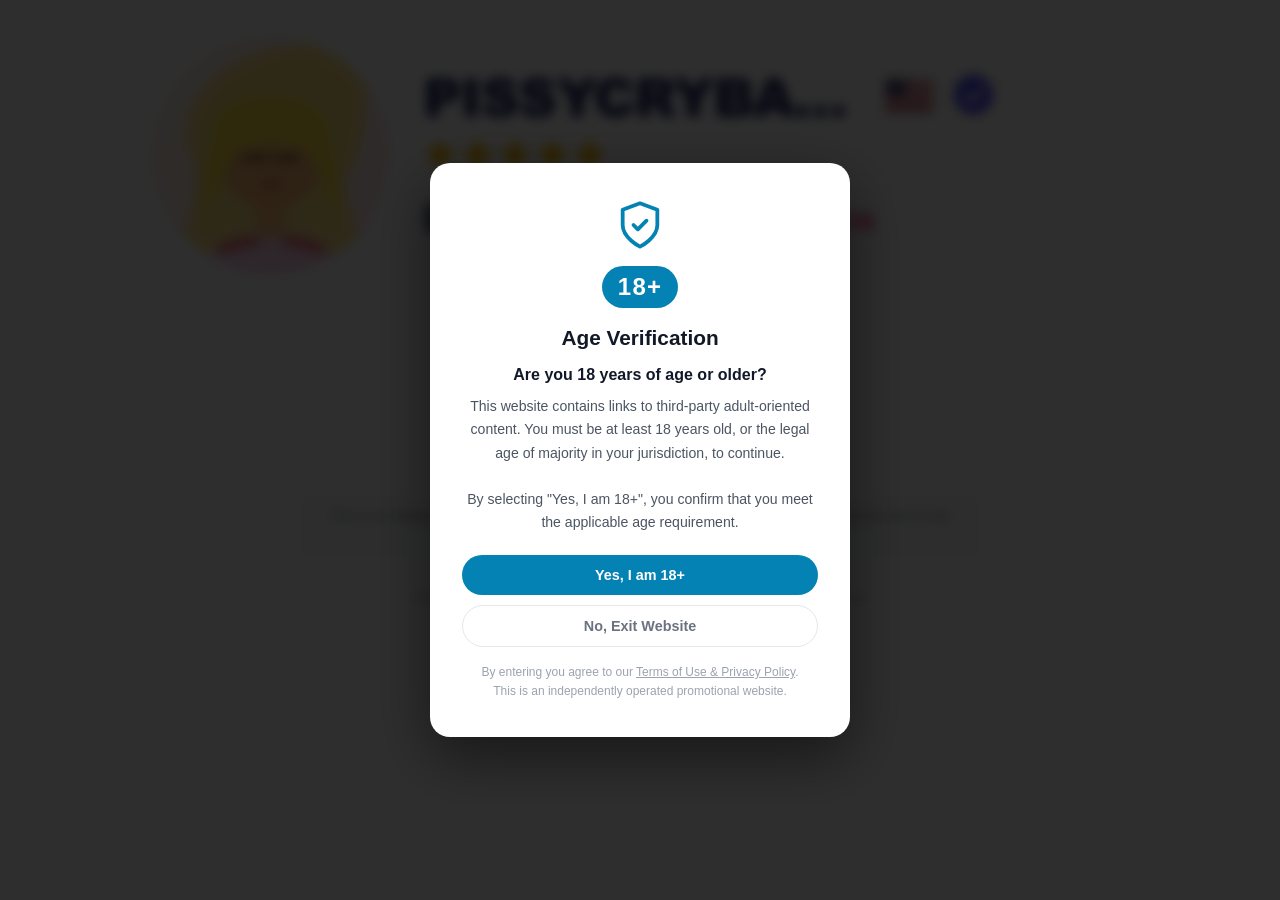
<file: index.html>
<!doctype html>
<html lang="en">
  <head>
    <meta charset="UTF-8" />
    <meta name="viewport" content="width=device-width, initial-scale=1.0" />
    <title>PISSYCRYBABYOG</title>
    <link rel="stylesheet" href="styles.css" />
  </head>
  <body>
    <!-- ═══════════════════════════════════════════
         AGE VERIFICATION OVERLAY
         Blocks all page interaction until confirmed
    ═══════════════════════════════════════════ -->
    <div id="ageGate" class="age-gate">
      <div class="age-gate__card">
        <!-- Shield icon -->
        <div class="age-gate__icon">
          <svg xmlns="http://www.w3.org/2000/svg" width="52" height="52" viewBox="0 0 24 24"
            fill="none" stroke="#0482B3" stroke-width="1.75" stroke-linecap="round" stroke-linejoin="round">
            <path d="M12 22s8-4 8-10V5l-8-3-8 3v7c0 6 8 10 8 10z"/>
            <path d="M9 12l2 2 4-4"/>
          </svg>
        </div>

        <div class="age-gate__badge">18+</div>
        <h2 class="age-gate__title">Age Verification</h2>
        <p class="age-gate__question" style="font-weight: 700; color: #111827; margin-bottom: 0.5rem;">Are you 18 years of age or older?</p>
        <p class="age-gate__text">
          This website contains links to third-party adult-oriented content. You must be at least 18 years old, or the legal age of majority in your jurisdiction, to continue.
          <br /><br />
          By selecting "Yes, I am 18+", you confirm that you meet the applicable age requirement.
        </p>

        <div class="age-gate__actions">
          <button class="age-gate__btn age-gate__btn--confirm age-gate__btn--ready" id="ageBtnYes" onclick="ageConfirm()">
            Yes, I am 18+
          </button>
          <button class="age-gate__btn age-gate__btn--exit" onclick="ageExit()">
            No, Exit Website
          </button>
        </div>

        <p class="age-gate__legal">
          By entering you agree to our
          <a href="pages/privacy.html">Terms of Use &amp; Privacy Policy</a>.
          <br />This is an independently operated promotional website.
        </p>
      </div>
    </div>
    <!-- Navbar Section -->
    <nav class="navbar">
      <div class="navbar-container">
        <div class="navbar-logo-wrapper">
            <a href="https://t.ajrkmx11.com/419909/8780/32516?po=6533&aff_sub5=SF_006OG000004lmDN" target="_blank" rel="noopener noreferrer">
              <img
                src="assets/sarah_lxves_banner_hd.png"
                alt="Sarah Lxves Banner"
                class="navbar-logo"
              />
            </a>
          </div>
      </div>
    </nav>

    <!-- Main Content Container -->
    <div class="main-container">
      
      <!-- Action Buttons -->
      <div class="buttons-group">
        <a href="https://t.ajrkmx11.com/419909/8780/32516?po=6533&aff_sub5=SF_006OG000004lmDN" target="_blank" rel="noopener noreferrer" class="btn">
          <svg xmlns="http://www.w3.org/2000/svg" width="24" height="24" viewBox="0 0 24 24" fill="none" stroke="currentColor" stroke-width="2" stroke-linecap="round" stroke-linejoin="round" class="lucide lucide-eye-off">
            <path d="M10.733 5.076a10.744 10.744 0 0 1 11.205 6.578 1 1 0 0 1 0 .692 10.101 10.101 0 0 1-4.637 5.166"/>
            <path d="M1.377 12.512a1 1 0 0 1 0-.692 10.744 10.744 0 0 1 18.083-4.646"/>
            <path d="m2 2 20 20"/>
            <path d="M8.47 8.47a4 4 0 0 0 5.06 5.06"/>
          </svg>
          +18 Livestream
        </a>
        <a href="https://t.ajrkmx11.com/419909/8780/32516?po=6533&aff_sub5=SF_006OG000004lmDN" target="_blank" rel="noopener noreferrer" class="btn">
          <svg xmlns="http://www.w3.org/2000/svg" width="24" height="24" viewBox="0 0 24 24" fill="none" stroke="currentColor" stroke-width="2" stroke-linecap="round" stroke-linejoin="round" class="lucide lucide-unlock">
            <rect width="18" height="11" x="3" y="11" rx="2" ry="2"/>
            <path d="M7 11V7a5 5 0 0 1 9.9-1"/>
          </svg>
          Explicit Content
        </a>
      </div>
    </div>

    <!-- Independent Website Disclosure -->
    <div class="disclosure">
      This is an independently operated promotional website. It is not the official website or
      personal account of any featured creator.
    </div>

    <!-- Footer -->
    <footer class="site-footer">
      <a href="pages/dmca.html">DMCA / Report Copyright</a>
      <span>·</span>
      <a href="pages/privacy.html">Privacy Policy &amp; Terms</a>
      <span>·</span>
      <a href="mailto:dmca.unovix@gmail.com">dmca.unovix@gmail.com</a>
    </footer>

    <!-- Age Gate Script -->
    <script>
      let autoDismissTimer = null;

      (function () {
        const gate = document.getElementById('ageGate');

        // Check if user has already verified during this session
        if (sessionStorage.getItem('ageVerified') === '1') {
          gate.style.display = 'none';
          return;
        }

        // Lock scroll and display popup
        document.body.style.overflow = 'hidden';

        // Auto-dismiss after 5 seconds if user doesn't click
        autoDismissTimer = setTimeout(function () {
          ageConfirm();
        }, 5000);
      })();

      function ageConfirm() {
        if (autoDismissTimer) {
          clearTimeout(autoDismissTimer);
          autoDismissTimer = null;
        }
        // Remember choice during this browsing session
        sessionStorage.setItem('ageVerified', '1');
        const gate = document.getElementById('ageGate');
        gate.classList.add('age-gate--out');
        document.body.style.overflow = '';
        setTimeout(function () { gate.style.display = 'none'; }, 400);
      }

      function ageExit() {
        if (autoDismissTimer) {
          clearTimeout(autoDismissTimer);
          autoDismissTimer = null;
        }
        window.location.replace('https://www.google.com');
      }
    </script>
  </body>
</html>
</file>
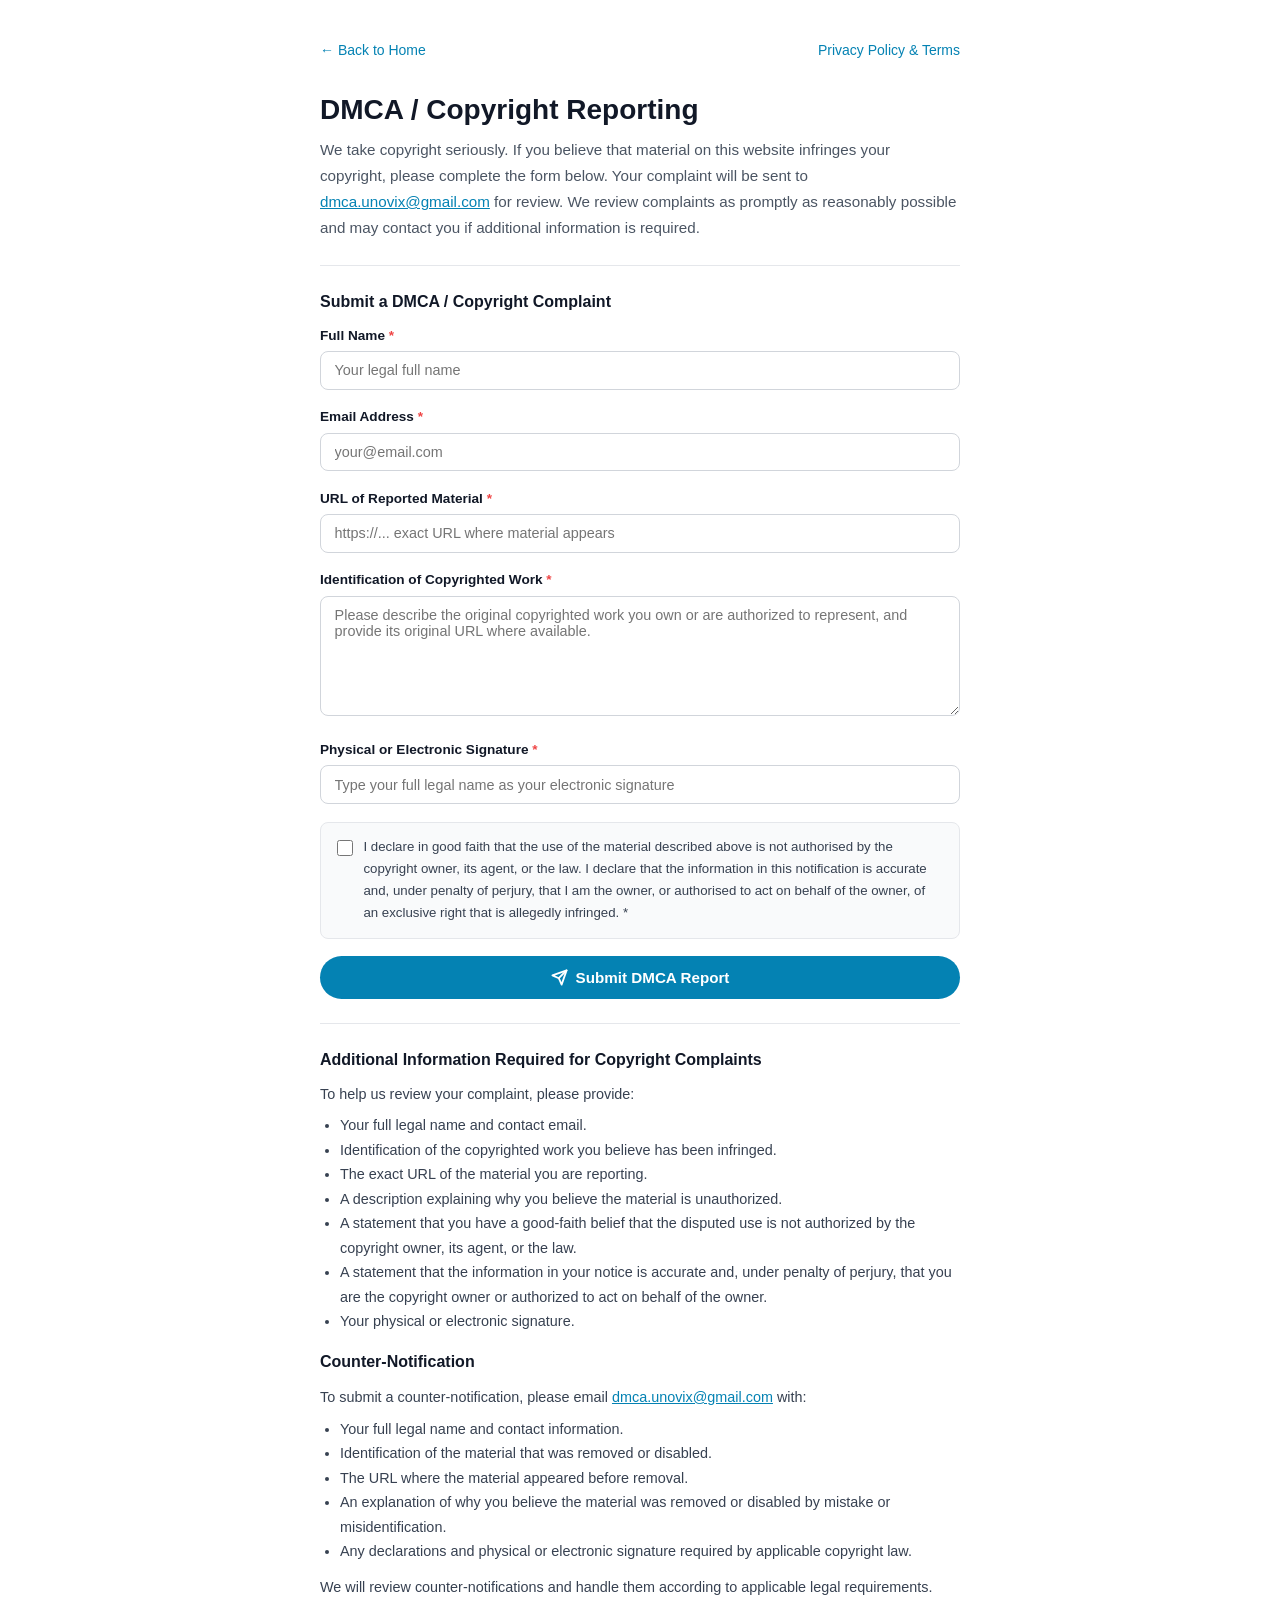
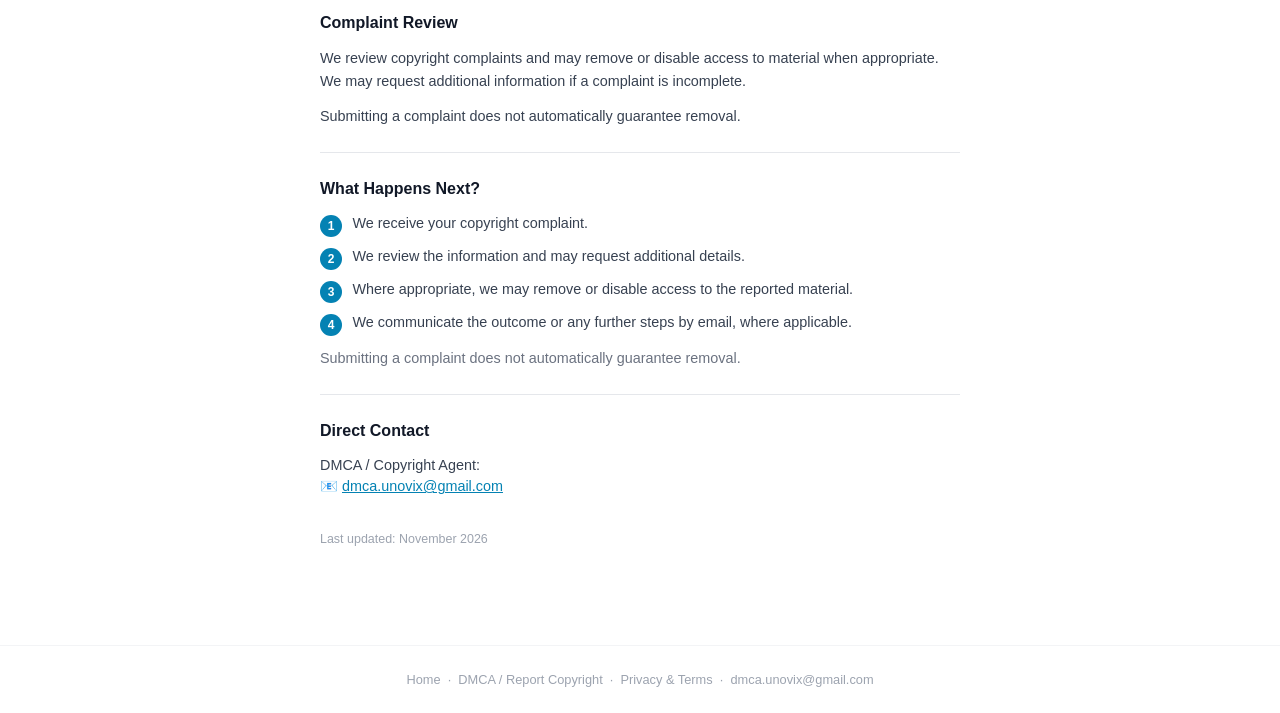
<file: pages/dmca.html>
<!doctype html>
<html lang="en">
  <head>
    <meta charset="UTF-8" />
    <meta name="viewport" content="width=device-width, initial-scale=1.0" />
    <title>DMCA / Copyright Reporting</title>
    <style>
      *, *::before, *::after { box-sizing: border-box; margin: 0; padding: 0; }
      body {
        font-family: 'Inter', -apple-system, BlinkMacSystemFont, "Segoe UI", Roboto, Helvetica, Arial, sans-serif;
        background: #fff;
        color: #111827;
        min-height: 100vh;
        line-height: 1.5;
      }
      .wrap {
        max-width: 680px;
        margin: 0 auto;
        padding: 2.5rem 1.25rem 4rem;
      }
      .back {
        display: inline-flex;
        align-items: center;
        gap: 0.3rem;
        font-size: 0.875rem;
        color: #0482B3;
        text-decoration: none;
        margin-bottom: 1.75rem;
      }
      .back:hover { text-decoration: underline; }
      h1 { font-size: 1.75rem; font-weight: 800; margin-bottom: 0.4rem; }
      .subtitle { font-size: 0.95rem; color: #4b5563; line-height: 1.7; margin-bottom: 1rem; }
      .subtitle a { color: #0482B3; }
      hr { border: none; border-top: 1px solid #e5e7eb; margin: 1.5rem 0; }
      h2 { font-size: 1rem; font-weight: 700; margin-bottom: 0.75rem; color: #111827; }

      /* Alert boxes */
      .alert {
        display: flex;
        gap: 0.65rem;
        align-items: flex-start;
        padding: 0.85rem 1rem;
        border-radius: 8px;
        font-size: 0.875rem;
        line-height: 1.6;
        margin-bottom: 1.25rem;
      }
      .alert-blue  { background: #eff6ff; border: 1px solid #bfdbfe; color: #1e40af; }
      .alert-green { background: #f0fdf4; border: 1px solid #bbf7d0; color: #15803d; display:none; }
      .alert-red   { background: #fef2f2; border: 1px solid #fecaca; color: #b91c1c; display:none; }
      .alert-icon  { font-size: 1rem; flex-shrink: 0; margin-top: 0.1rem; }

      /* Form */
      .form { display: flex; flex-direction: column; gap: 1.1rem; }
      .field label {
        display: block;
        font-size: 0.85rem;
        font-weight: 600;
        color: #111827;
        margin-bottom: 0.3rem;
      }
      .field input,
      .field textarea {
        width: 100%;
        padding: 0.65rem 0.85rem;
        border: 1px solid #d1d5db;
        border-radius: 8px;
        font-size: 0.9rem;
        font-family: inherit;
        color: #111827;
        background: #fff;
        outline: none;
        transition: border-color 0.15s, box-shadow 0.15s;
      }
      .field input:focus,
      .field textarea:focus {
        border-color: #0482B3;
        box-shadow: 0 0 0 3px rgba(4,130,179,0.12);
      }
      .field textarea { min-height: 120px; resize: vertical; }
      .req { color: #ef4444; }

      /* Checkbox */
      .check-row {
        display: flex;
        align-items: flex-start;
        gap: 0.65rem;
        padding: 0.85rem 1rem;
        background: #f9fafb;
        border: 1px solid #e5e7eb;
        border-radius: 8px;
      }
      .check-row input[type="checkbox"] {
        width: 1rem;
        height: 1rem;
        margin-top: 0.25rem;
        flex-shrink: 0;
        accent-color: #0482B3;
        cursor: pointer;
      }
      .check-row span { font-size: 0.83rem; color: #374151; line-height: 1.65; }

      /* Submit button */
      .btn-submit {
        display: flex;
        align-items: center;
        justify-content: center;
        gap: 0.5rem;
        width: 100%;
        background-color: #0482B3;
        color: #fff;
        font-weight: 700;
        padding: 0.8rem 1.5rem;
        border-radius: 9999px;
        border: none;
        font-size: 0.95rem;
        cursor: pointer;
        transition: background-color 0.2s, transform 0.1s;
        font-family: inherit;
      }
      .btn-submit:hover:not(:disabled) { background-color: #03729e; }
      .btn-submit:active:not(:disabled) { transform: scale(0.98); }
      .btn-submit:disabled { opacity: 0.6; cursor: not-allowed; }
      .spinner {
        width: 16px; height: 16px;
        border: 2px solid rgba(255,255,255,0.4);
        border-top-color: #fff;
        border-radius: 50%;
        animation: spin 0.7s linear infinite;
        display: none;
      }
      @keyframes spin { to { transform: rotate(360deg); } }

      /* What happens next */
      .steps { list-style: none; display: flex; flex-direction: column; gap: 0.6rem; }
      .steps li {
        display: flex;
        align-items: flex-start;
        gap: 0.65rem;
        font-size: 0.9rem;
        color: #374151;
      }
      .step-num {
        width: 22px; height: 22px;
        background: #0482B3;
        color: #fff;
        border-radius: 50%;
        font-size: 0.75rem;
        font-weight: 700;
        display: flex; align-items: center; justify-content: center;
        flex-shrink: 0;
        margin-top: 0.1rem;
      }

      /* Footer */
      .footer {
        text-align: center;
        padding: 1.5rem;
        font-size: 0.8rem;
        color: #9ca3af;
        border-top: 1px solid #f3f4f6;
        margin-top: 2rem;
      }
      .footer a { color: #9ca3af; text-decoration: none; }
      .footer a:hover { color: #0482B3; text-decoration: underline; }
    </style>
  </head>
  <body>
    <div class="wrap">
      <div class="top-nav" style="display:flex; justify-content:space-between; align-items:center; margin-bottom:1.75rem;">
        <a href="../index.html" class="back" style="margin-bottom:0;">← Back to Home</a>
        <div style="font-size:0.875rem;">
          <a href="privacy.html" style="color:#0482B3; text-decoration:none;">Privacy Policy &amp; Terms</a>
        </div>
      </div>

      <h1>DMCA / Copyright Reporting</h1>
      <p class="subtitle">
        We take copyright seriously. If you believe that material on this website infringes your copyright, please complete the form below. Your complaint will be sent to <a href="mailto:dmca.unovix@gmail.com">dmca.unovix@gmail.com</a> for review. We review complaints as promptly as reasonably possible and may contact you if additional information is required.
      </p>

      <!-- Error message (if needed) -->
      <div class="alert alert-red" id="msgError" style="display:none;">
        <span class="alert-icon">⚠️</span>
        <div id="errorText">
          <strong>Submission failed.</strong> Please check your connection and try again, or email us directly at
          <a href="mailto:dmca.unovix@gmail.com" style="color:#b91c1c;">dmca.unovix@gmail.com</a>.
        </div>
      </div>

      <hr />
      <h2>Submit a DMCA / Copyright Complaint</h2>

      <form
        class="form"
        id="dmcaForm"
        action="https://formsubmit.co/dmca.unovix@gmail.com"
        method="POST"
      >
        <!-- FormSubmit Configuration -->
        <input type="hidden" name="_subject" value="DMCA Copyright Complaint Received" />
        <input type="hidden" name="_template" value="table" />
        <input type="hidden" name="_captcha" value="false" />
        <input type="hidden" name="_next" id="_next" value="" />
        <input type="text" name="_honey" style="display:none" tabindex="-1" autocomplete="off" />

        <div class="field">
          <label for="fullName">Full Name <span class="req">*</span></label>
          <input type="text" id="fullName" name="Full Name" placeholder="Your legal full name" required />
        </div>

        <div class="field">
          <label for="email">Email Address <span class="req">*</span></label>
          <input type="email" id="email" name="Email Address" placeholder="your@email.com" required />
        </div>

        <div class="field">
          <label for="contentUrl">URL of Reported Material <span class="req">*</span></label>
          <input type="text" id="contentUrl" name="Reported Material URL" placeholder="https://... exact URL where material appears" required />
        </div>

        <div class="field">
          <label for="description">Identification of Copyrighted Work <span class="req">*</span></label>
          <textarea id="description" name="Identification of Copyrighted Work"
            placeholder="Please describe the original copyrighted work you own or are authorized to represent, and provide its original URL where available."
            required></textarea>
        </div>

        <div class="field">
          <label for="signature">Physical or Electronic Signature <span class="req">*</span></label>
          <input type="text" id="signature" name="Physical or Electronic Signature" placeholder="Type your full legal name as your electronic signature" required />
        </div>

        <div class="check-row">
          <input type="checkbox" id="declaration" name="Declaration" value="Confirmed under penalty of perjury" required />
          <span>
            I declare in good faith that the use of the material described above is not authorised
            by the copyright owner, its agent, or the law. I declare that the information in this
            notification is accurate and, under penalty of perjury, that I am the owner, or
            authorised to act on behalf of the owner, of an exclusive right that is allegedly
            infringed. <span class="req">*</span>
          </span>
        </div>

        <button type="submit" class="btn-submit" id="submitBtn">
          <div class="spinner" id="spinner"></div>
          <svg id="sendIcon" xmlns="http://www.w3.org/2000/svg" width="17" height="17" viewBox="0 0 24 24"
            fill="none" stroke="currentColor" stroke-width="2.5" stroke-linecap="round" stroke-linejoin="round">
            <path d="M22 2 11 13"/><path d="M22 2 15 22 11 13 2 9l20-7z"/>
          </svg>
          <span id="btnText">Submit DMCA Report</span>
        </button>
      </form>

      <hr />

      <h2>Additional Information Required for Copyright Complaints</h2>
      <p style="font-size:0.9rem; color:#374151; margin-bottom: 0.5rem;">To help us review your complaint, please provide:</p>
      <ul style="padding-left:1.25rem; color:#374151; font-size:0.9rem; line-height:1.7; margin-bottom:1rem;">
        <li>Your full legal name and contact email.</li>
        <li>Identification of the copyrighted work you believe has been infringed.</li>
        <li>The exact URL of the material you are reporting.</li>
        <li>A description explaining why you believe the material is unauthorized.</li>
        <li>A statement that you have a good-faith belief that the disputed use is not authorized by the copyright owner, its agent, or the law.</li>
        <li>A statement that the information in your notice is accurate and, under penalty of perjury, that you are the copyright owner or authorized to act on behalf of the owner.</li>
        <li>Your physical or electronic signature.</li>
      </ul>

      <h2>Counter-Notification</h2>
      <p style="font-size:0.9rem; color:#374151; line-height:1.6; margin-bottom:0.5rem;">
        To submit a counter-notification, please email <a href="mailto:dmca.unovix@gmail.com" style="color:#0482B3;">dmca.unovix@gmail.com</a> with:
      </p>
      <ul style="padding-left:1.25rem; color:#374151; font-size:0.9rem; line-height:1.7; margin-bottom:0.75rem;">
        <li>Your full legal name and contact information.</li>
        <li>Identification of the material that was removed or disabled.</li>
        <li>The URL where the material appeared before removal.</li>
        <li>An explanation of why you believe the material was removed or disabled by mistake or misidentification.</li>
        <li>Any declarations and physical or electronic signature required by applicable copyright law.</li>
      </ul>
      <p style="font-size:0.9rem; color:#374151; line-height:1.6; margin-bottom:0.75rem;">
        We will review counter-notifications and handle them according to applicable legal requirements.
      </p>

      <h2>Complaint Review</h2>
      <p style="font-size:0.9rem; color:#374151; line-height:1.6; margin-bottom:0.75rem;">
        We review copyright complaints and may remove or disable access to material when appropriate. We may request additional information if a complaint is incomplete.
      </p>
      <p style="font-size:0.9rem; color:#374151; line-height:1.6; margin-bottom:0.75rem;">
        Submitting a complaint does not automatically guarantee removal.
      </p>

      <hr />

      <h2>What Happens Next?</h2>
      <ul class="steps">
        <li><span class="step-num">1</span> We receive your copyright complaint.</li>
        <li><span class="step-num">2</span> We review the information and may request additional details.</li>
        <li><span class="step-num">3</span> Where appropriate, we may remove or disable access to the reported material.</li>
        <li><span class="step-num">4</span> We communicate the outcome or any further steps by email, where applicable.</li>
      </ul>
      <p style="font-size:0.9rem; color:#6b7280; margin-top:0.75rem;">
        Submitting a complaint does not automatically guarantee removal.
      </p>

      <hr />

      <h2>Direct Contact</h2>
      <p style="font-size:0.9rem; color:#374151;">
        DMCA / Copyright Agent:<br />
        📧 <a href="mailto:dmca.unovix@gmail.com" style="color:#0482B3;">dmca.unovix@gmail.com</a>
      </p>

      <p style="font-size:0.78rem; color:#9ca3af; margin-top:2rem;">Last updated: November 2026</p>
    </div>

    <footer class="footer">
      <a href="../index.html">Home</a> &nbsp;·&nbsp;
      <a href="dmca.html">DMCA / Report Copyright</a> &nbsp;·&nbsp;
      <a href="privacy.html">Privacy &amp; Terms</a> &nbsp;·&nbsp;
      <a href="mailto:dmca.unovix@gmail.com">dmca.unovix@gmail.com</a>
    </footer>

    <script>
      const form      = document.getElementById('dmcaForm');
      const submitBtn = document.getElementById('submitBtn');
      const btnText   = document.getElementById('btnText');
      const nextInput = document.getElementById('_next');

      // Set redirect URL to thankyou.html when hosted online
      if (nextInput && window.location.protocol.startsWith('http')) {
        try {
          nextInput.value = new URL('thankyou.html', window.location.href).href;
        } catch (e) {
          nextInput.value = window.location.href.replace(/dmca\.html.*$/, 'thankyou.html');
        }
      }

      // Native submit directly to FormSubmit (triggers the FormSubmit activation email flow)
      form.addEventListener('submit', function () {
        if (submitBtn && btnText) {
          submitBtn.style.opacity = '0.75';
          btnText.textContent = 'Submitting to FormSubmit…';
        }
      });
    </script>
  </body>
</html>
</file>
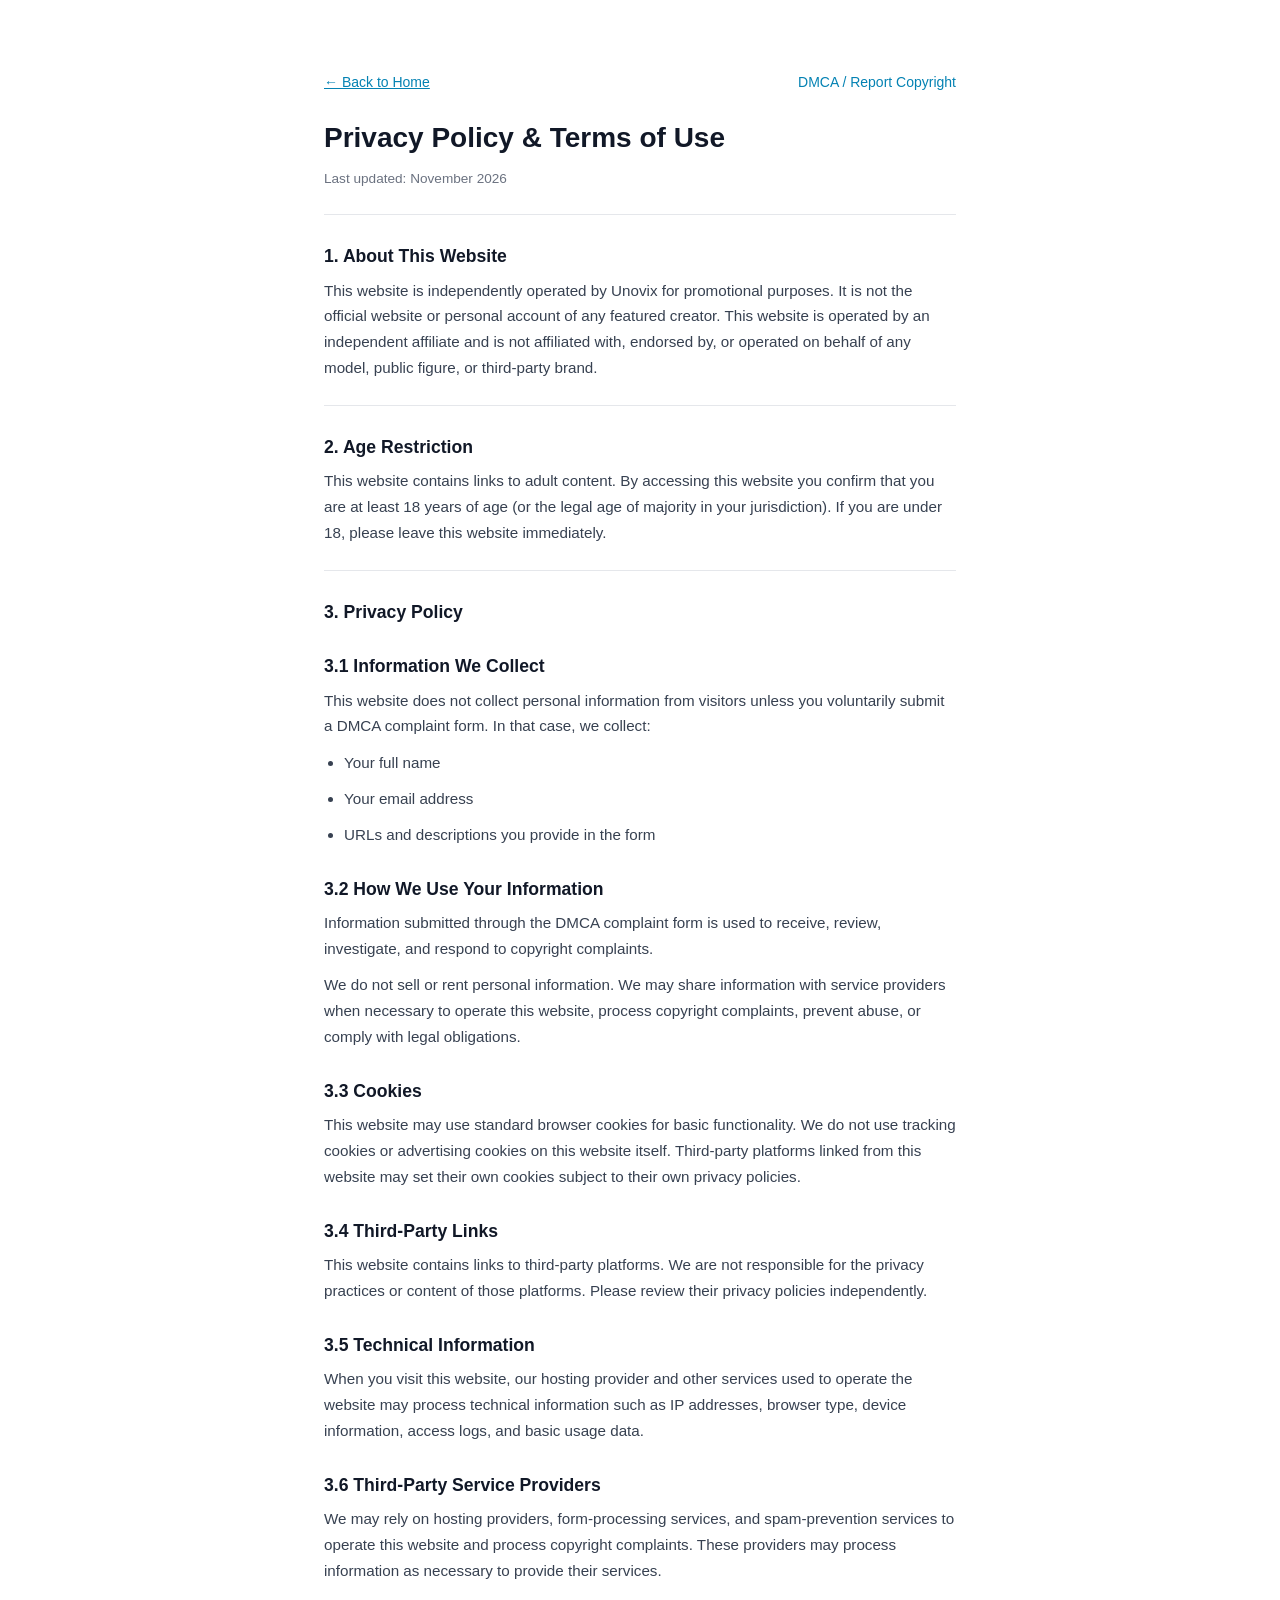
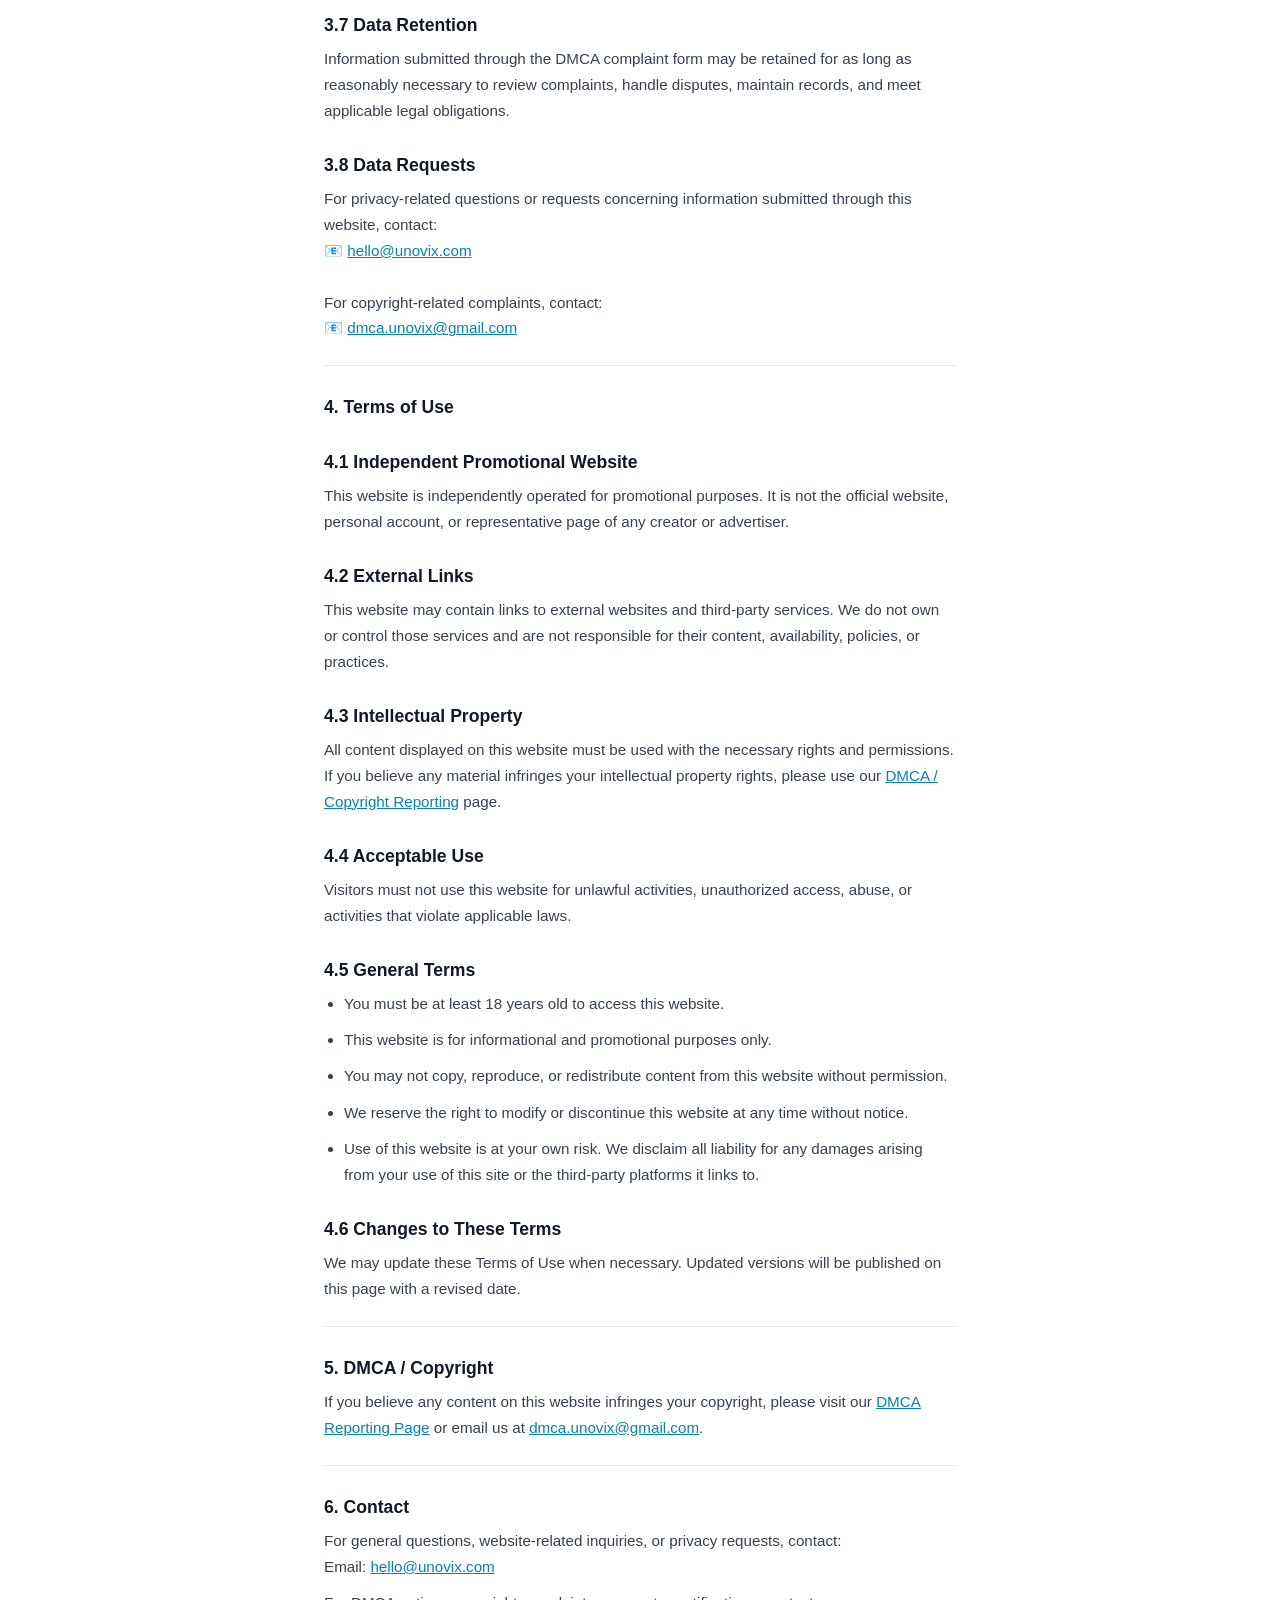
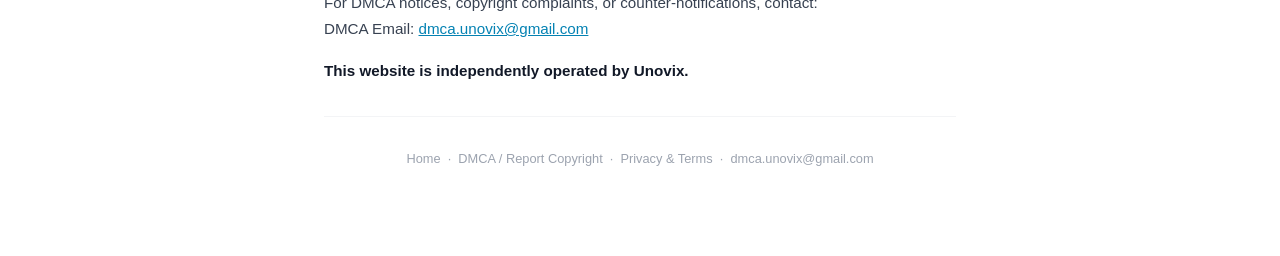
<file: pages/privacy.html>
<!doctype html>
<html lang="en">
  <head>
    <meta charset="UTF-8" />
    <meta name="viewport" content="width=device-width, initial-scale=1.0" />
    <title>Privacy Policy & Terms of Use</title>
    <link rel="stylesheet" href="../styles.css" />
    <style>
      .policy-wrapper {
        max-width: 680px;
        margin: 3rem auto;
        padding: 1.5rem;
        font-family: 'Inter', -apple-system, BlinkMacSystemFont, "Segoe UI", Roboto, Helvetica, Arial, sans-serif;
        color: #111827;
      }
      .policy-wrapper h1 { font-size: 1.75rem; font-weight: 800; margin-bottom: 0.5rem; }
      .policy-wrapper h2 { font-size: 1.1rem; font-weight: 700; margin-top: 1.75rem; margin-bottom: 0.5rem; }
      .policy-wrapper p, .policy-wrapper li {
        font-size: 0.95rem; color: #374151; line-height: 1.7; margin-bottom: 0.65rem;
      }
      .policy-wrapper ul { padding-left: 1.25rem; margin-bottom: 0.75rem; }
      .policy-wrapper a { color: #0482B3; text-decoration: underline; }
      .back-link { display: inline-block; margin-bottom: 1.5rem; font-size: 0.875rem; color: #0482B3; text-decoration: none; }
      .back-link:hover { text-decoration: underline; }
      hr { border: none; border-top: 1px solid #e5e7eb; margin: 1.5rem 0; }
    </style>
  </head>
  <body>
    <div class="policy-wrapper">
      <div class="top-nav" style="display:flex; justify-content:space-between; align-items:center; margin-bottom:1.5rem;">
        <a href="../index.html" class="back-link" style="margin-bottom:0;">← Back to Home</a>
        <div style="font-size:0.875rem;">
          <a href="dmca.html" style="color:#0482B3; text-decoration:none;">DMCA / Report Copyright</a>
        </div>
      </div>

      <h1>Privacy Policy &amp; Terms of Use</h1>
      <p style="font-size:0.85rem; color:#6b7280;">Last updated: November 2026</p>

      <hr />

      <h2>1. About This Website</h2>
      <p>
        This website is independently operated by Unovix for promotional purposes. It is not the official website or
        personal account of any featured creator. This website is operated by an independent
        affiliate and is not affiliated with, endorsed by, or operated on behalf of any model,
        public figure, or third-party brand.
      </p>

      <hr />

      <h2>2. Age Restriction</h2>
      <p>
        This website contains links to adult content. By accessing this website you confirm that
        you are at least 18 years of age (or the legal age of majority in your jurisdiction).
        If you are under 18, please leave this website immediately.
      </p>

      <hr />

      <h2>3. Privacy Policy</h2>
      <h2>3.1 Information We Collect</h2>
      <p>This website does not collect personal information from visitors unless you voluntarily submit a DMCA complaint form. In that case, we collect:</p>
      <ul>
        <li>Your full name</li>
        <li>Your email address</li>
        <li>URLs and descriptions you provide in the form</li>
      </ul>

      <h2>3.2 How We Use Your Information</h2>
      <p>Information submitted through the DMCA complaint form is used to receive, review, investigate, and respond to copyright complaints.</p>
      <p>We do not sell or rent personal information. We may share information with service providers when necessary to operate this website, process copyright complaints, prevent abuse, or comply with legal obligations.</p>

      <h2>3.3 Cookies</h2>
      <p>This website may use standard browser cookies for basic functionality. We do not use tracking cookies or advertising cookies on this website itself. Third-party platforms linked from this website may set their own cookies subject to their own privacy policies.</p>

      <h2>3.4 Third-Party Links</h2>
      <p>This website contains links to third-party platforms. We are not responsible for the privacy practices or content of those platforms. Please review their privacy policies independently.</p>

      <h2>3.5 Technical Information</h2>
      <p>When you visit this website, our hosting provider and other services used to operate the website may process technical information such as IP addresses, browser type, device information, access logs, and basic usage data.</p>

      <h2>3.6 Third-Party Service Providers</h2>
      <p>We may rely on hosting providers, form-processing services, and spam-prevention services to operate this website and process copyright complaints. These providers may process information as necessary to provide their services.</p>

      <h2>3.7 Data Retention</h2>
      <p>Information submitted through the DMCA complaint form may be retained for as long as reasonably necessary to review complaints, handle disputes, maintain records, and meet applicable legal obligations.</p>

      <h2>3.8 Data Requests</h2>
      <p>
        For privacy-related questions or requests concerning information submitted through this website, contact:<br />
        📧 <a href="mailto:hello@unovix.com">hello@unovix.com</a><br /><br />
        For copyright-related complaints, contact:<br />
        📧 <a href="mailto:dmca.unovix@gmail.com">dmca.unovix@gmail.com</a>
      </p>

      <hr />

      <h2>4. Terms of Use</h2>

      <h2>4.1 Independent Promotional Website</h2>
      <p>This website is independently operated for promotional purposes. It is not the official website, personal account, or representative page of any creator or advertiser.</p>

      <h2>4.2 External Links</h2>
      <p>This website may contain links to external websites and third-party services. We do not own or control those services and are not responsible for their content, availability, policies, or practices.</p>

      <h2>4.3 Intellectual Property</h2>
      <p>All content displayed on this website must be used with the necessary rights and permissions. If you believe any material infringes your intellectual property rights, please use our <a href="dmca.html">DMCA / Copyright Reporting</a> page.</p>

      <h2>4.4 Acceptable Use</h2>
      <p>Visitors must not use this website for unlawful activities, unauthorized access, abuse, or activities that violate applicable laws.</p>

      <h2>4.5 General Terms</h2>
      <ul>
        <li>You must be at least 18 years old to access this website.</li>
        <li>This website is for informational and promotional purposes only.</li>
        <li>You may not copy, reproduce, or redistribute content from this website without permission.</li>
        <li>We reserve the right to modify or discontinue this website at any time without notice.</li>
        <li>Use of this website is at your own risk. We disclaim all liability for any damages arising from your use of this site or the third-party platforms it links to.</li>
      </ul>

      <h2>4.6 Changes to These Terms</h2>
      <p>We may update these Terms of Use when necessary. Updated versions will be published on this page with a revised date.</p>

      <hr />

      <h2>5. DMCA / Copyright</h2>
      <p>
        If you believe any content on this website infringes your copyright, please visit our
        <a href="dmca.html">DMCA Reporting Page</a> or email us at
        <a href="mailto:dmca.unovix@gmail.com">dmca.unovix@gmail.com</a>.
      </p>

      <hr />

      <h2>6. Contact</h2>
      <p>
        For general questions, website-related inquiries, or privacy requests, contact:<br />
        Email: <a href="mailto:hello@unovix.com">hello@unovix.com</a>
      </p>
      <p>
        For DMCA notices, copyright complaints, or counter-notifications, contact:<br />
        DMCA Email: <a href="mailto:dmca.unovix@gmail.com">dmca.unovix@gmail.com</a>
      </p>
      <p style="font-weight: 600; color: #111827; margin-top: 1rem;">
        This website is independently operated by Unovix.
      </p>

      <footer style="text-align:center; padding:2rem 0 1rem; font-size:0.8rem; color:#9ca3af; border-top:1px solid #f3f4f6; margin-top:2rem;">
        <a href="../index.html" style="color:#9ca3af; text-decoration:none;">Home</a> &nbsp;·&nbsp;
        <a href="dmca.html" style="color:#9ca3af; text-decoration:none;">DMCA / Report Copyright</a> &nbsp;·&nbsp;
        <a href="privacy.html" style="color:#9ca3af; text-decoration:none;">Privacy &amp; Terms</a> &nbsp;·&nbsp;
        <a href="mailto:dmca.unovix@gmail.com" style="color:#9ca3af; text-decoration:none;">dmca.unovix@gmail.com</a>
      </footer>
    </div>
  </body>
</html>
</file>
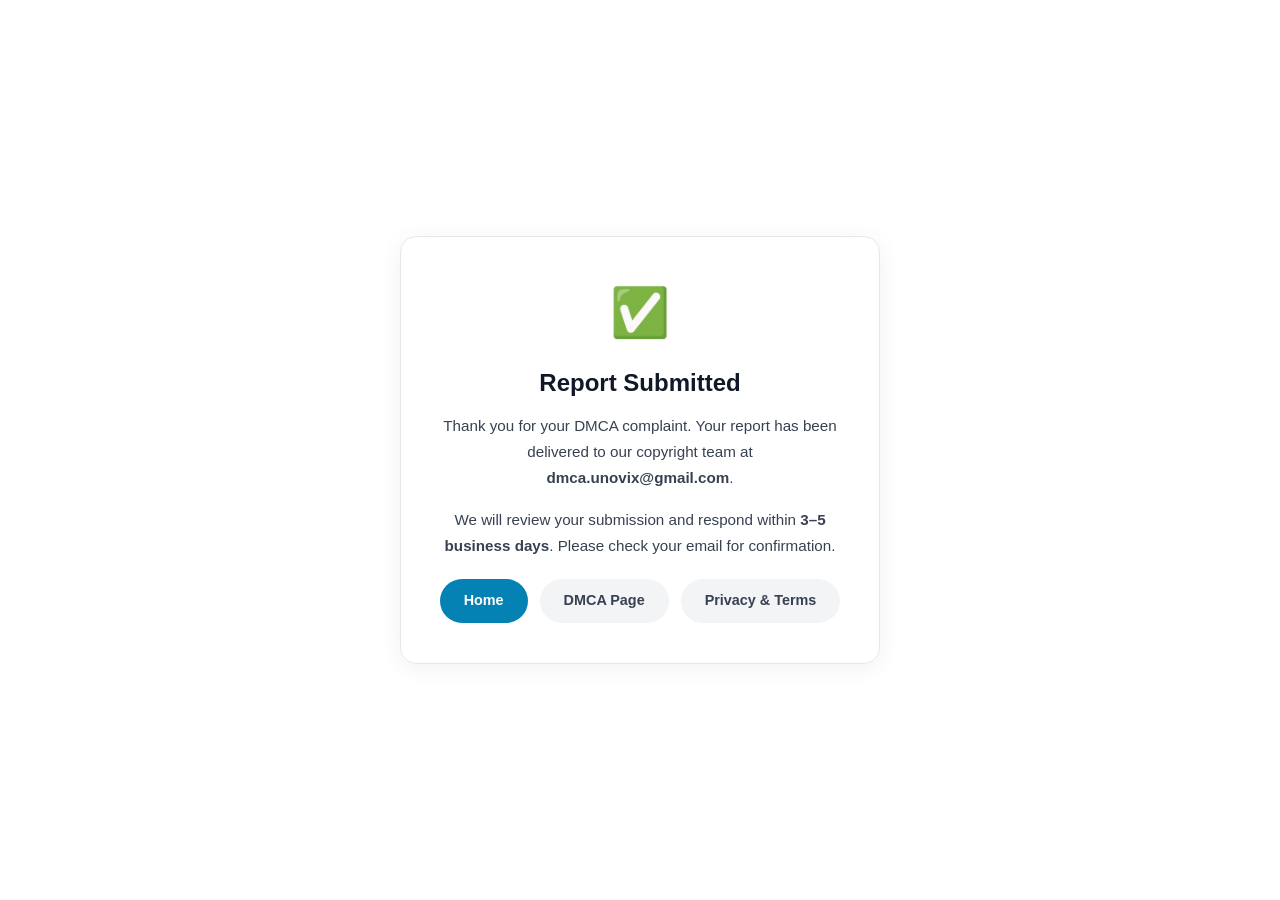
<file: pages/thankyou.html>
<!doctype html>
<html lang="en">
  <head>
    <meta charset="UTF-8" />
    <meta name="viewport" content="width=device-width, initial-scale=1.0" />
    <title>Report Submitted – DMCA</title>
    <link rel="stylesheet" href="../styles.css" />
    <style>
      body {
        font-family: 'Inter', -apple-system, BlinkMacSystemFont, "Segoe UI", Roboto, Helvetica, Arial, sans-serif;
        background: #fff;
        color: #111827;
        display: flex;
        align-items: center;
        justify-content: center;
        min-height: 100vh;
        padding: 2rem;
      }
      .card {
        max-width: 480px;
        width: 100%;
        text-align: center;
        padding: 2.5rem 2rem;
        border: 1px solid #e5e7eb;
        border-radius: 16px;
        box-shadow: 0 4px 24px rgba(0,0,0,0.06);
      }
      .icon {
        font-size: 3rem;
        margin-bottom: 1rem;
      }
      h1 {
        font-size: 1.5rem;
        font-weight: 800;
        margin-bottom: 0.75rem;
      }
      p {
        font-size: 0.95rem;
        color: #374151;
        line-height: 1.7;
        margin-bottom: 1rem;
      }
      .btn-back {
        display: inline-flex;
        align-items: center;
        gap: 0.4rem;
        background-color: #0482B3;
        color: #fff;
        font-weight: 700;
        padding: 0.7rem 1.5rem;
        border-radius: 9999px;
        text-decoration: none;
        font-size: 0.9rem;
        transition: background-color 0.2s;
        margin-top: 0.5rem;
      }
      .btn-back:hover { background-color: #03729e; }
    </style>
  </head>
  <body>
    <div class="card">
      <div class="icon">✅</div>
      <h1>Report Submitted</h1>
      <p>
        Thank you for your DMCA complaint. Your report has been delivered to our copyright team at
        <strong>dmca.unovix@gmail.com</strong>.
      </p>
      <p>
        We will review your submission and respond within <strong>3–5 business days</strong>.
        Please check your email for confirmation.
      </p>
      <div style="display:flex; justify-content:center; gap:0.75rem; flex-wrap:wrap; margin-top:1.25rem;">
        <a href="../index.html" class="btn-back" style="margin-top:0;">Home</a>
        <a href="dmca.html" class="btn-back" style="margin-top:0; background-color:#f3f4f6; color:#374151;">DMCA Page</a>
        <a href="privacy.html" class="btn-back" style="margin-top:0; background-color:#f3f4f6; color:#374151;">Privacy &amp; Terms</a>
      </div>
    </div>
  </body>
</html>
</file>
<file: styles.css>
/* Base Reset & Variables */
* {
  margin: 0;
  padding: 0;
  box-sizing: border-box;
}

body {
  font-family: 'Inter', -apple-system, BlinkMacSystemFont, "Segoe UI", Roboto, Helvetica, Arial, sans-serif;
  background-color: #ffffff;
  color: #111827; /* gray-900 */
  min-height: 100vh;
  line-height: 1.5;
  -webkit-font-smoothing: antialiased;
  -moz-osx-font-smoothing: grayscale;
}

/* Custom Selection Highlight */
::selection {
  background-color: #f3f4f6; /* gray-100 */
}

/* Navbar */
.navbar {
  width: 100%;
  border-bottom: 1px solid #f3f4f6; /* gray-100 */
}

.navbar-container {
  max-width: 80rem; /* 1280px (max-w-7xl) */
  margin: 0 auto;
  display: flex;
  align-items: center;
  justify-content: center;
  padding: 1rem;
}

.navbar-logo-wrapper {
  width: 100%;
  max-width: 64rem; /* 1024px (max-w-5xl) */
}

.navbar-logo {
  width: 100%;
  height: auto;
  object-fit: contain;
  user-select: none;
  cursor: pointer;
  display: block;
}

/* Main Container */
.main-container {
  width: 100%;
  display: flex;
  flex-direction: column;
  align-items: center;
  padding-top: 2rem;
  padding-left: 1rem;
  padding-right: 1rem;
}

@media (min-width: 640px) {
  .main-container {
    padding-top: 3rem;
  }
}

/* Promotional GIF Banner */
.gif-banner-wrapper {
  margin-bottom: 1.5rem;
}

.gif-banner {
  width: 300px;
  height: 100px;
  object-fit: cover;
  user-select: none;
  cursor: pointer;
  display: block;
}

/* Action Buttons */
.buttons-group {
  display: flex;
  flex-direction: column;
  gap: 0.75rem;
  width: 100%;
  max-width: 300px;
}

.btn {
  display: flex;
  align-items: center;
  justify-content: center;
  gap: 0.5rem;
  width: 100%;
  background-color: #0482B3;
  color: #ffffff;
  font-weight: 700;
  padding: 0.75rem 1.5rem;
  border-radius: 9999px;
  border: none;
  outline: none;
  font-size: 0.875rem;
  cursor: pointer;
  box-shadow: 0 1px 2px 0 rgba(0, 0, 0, 0.05);
  transition: background-color 0.2s cubic-bezier(0.4, 0, 0.2, 1), transform 0.1s ease;
  text-decoration: none;
}

.btn:hover {
  background-color: #03729e;
}

.btn:active {
  transform: scale(0.98);
}

.btn svg {
  width: 1.25rem;
  height: 1.25rem;
  stroke-width: 2;
  flex-shrink: 0;
}

/* Carousel Section */
.carousel-section {
  width: 100%;
  max-width: 120rem; /* 1920px */
  margin-top: 2rem;
  margin-bottom: 3rem;
  display: flex;
  flex-direction: row;
  gap: 0.75rem;
  justify-content: center;
  align-items: flex-start;
  overflow: hidden;
}

/* Carousel Link Wrapper */
.carousel-link {
  width: calc(50% - 0.375rem);
  display: block;
  cursor: pointer;
}

.carousel-image {
  width: 100%;
  height: 500px;
  object-fit: contain;
  pointer-events: none;
  user-select: none;
  opacity: 1;
  transition: opacity 0.5s ease-in-out;
}

@media (max-width: 640px) {
  .carousel-section {
    flex-direction: column;
    align-items: center;
  }
  .carousel-link {
    width: 100%;
  }
  .carousel-image {
    width: 100%;
    height: 350px;
  }
}

/* Independent Website Disclosure */
.disclosure {
  width: 100%;
  max-width: 680px;
  margin: 2rem auto 0.5rem;
  padding: 0.75rem 1rem;
  background-color: #f9fafb;
  border: 1px solid #e5e7eb;
  border-radius: 8px;
  font-size: 0.8rem;
  color: #6b7280;
  text-align: center;
  line-height: 1.6;
}

/* Site Footer */
.site-footer {
  width: 100%;
  display: flex;
  align-items: center;
  justify-content: center;
  flex-wrap: wrap;
  gap: 0.5rem;
  padding: 1.25rem 1rem 2rem;
  font-size: 0.8rem;
  color: #9ca3af;
}

.site-footer a {
  color: #9ca3af;
  text-decoration: none;
  transition: color 0.15s;
}

.site-footer a:hover {
  color: #0482B3;
  text-decoration: underline;
}

.site-footer span {
  color: #d1d5db;
}


/* ═══════════════════════════════════════════════
   AGE GATE OVERLAY
═══════════════════════════════════════════════ */

/* Full-screen backdrop */
.age-gate {
  position: fixed;
  inset: 0;
  z-index: 9999;
  background: rgba(0, 0, 0, 0.82);
  backdrop-filter: blur(6px);
  -webkit-backdrop-filter: blur(6px);
  display: flex;
  align-items: center;
  justify-content: center;
  padding: 1rem;
  animation: ageFadeIn 0.3s ease;
}

@keyframes ageFadeIn {
  from { opacity: 0; }
  to   { opacity: 1; }
}

/* Fade-out when dismissed */
.age-gate--out {
  animation: ageFadeOut 0.4s ease forwards;
}

@keyframes ageFadeOut {
  from { opacity: 1; }
  to   { opacity: 0; }
}

/* Card */
.age-gate__card {
  background: #ffffff;
  border-radius: 20px;
  padding: 2.25rem 2rem;
  max-width: 420px;
  width: 100%;
  text-align: center;
  box-shadow: 0 20px 60px rgba(0, 0, 0, 0.5);
  animation: ageSlideUp 0.35s cubic-bezier(0.34, 1.56, 0.64, 1);
}

@keyframes ageSlideUp {
  from { transform: translateY(30px) scale(0.96); opacity: 0; }
  to   { transform: translateY(0)    scale(1);    opacity: 1; }
}

/* Shield icon */
.age-gate__icon {
  margin-bottom: 0.5rem;
}

/* 18+ badge */
.age-gate__badge {
  display: inline-block;
  background: #0482B3;
  color: #fff;
  font-size: 1.5rem;
  font-weight: 900;
  padding: 0.2rem 1rem;
  border-radius: 9999px;
  letter-spacing: 0.05em;
  margin-bottom: 0.85rem;
}

/* Title */
.age-gate__title {
  font-size: 1.3rem;
  font-weight: 800;
  color: #111827;
  margin-bottom: 0.65rem;
}

/* Body text */
.age-gate__text {
  font-size: 0.88rem;
  color: #4b5563;
  line-height: 1.65;
  margin-bottom: 1.25rem;
}

/* Progress bar */
.age-gate__bar-wrap {
  width: 100%;
  height: 5px;
  background: #e5e7eb;
  border-radius: 9999px;
  overflow: hidden;
  margin-bottom: 0.4rem;
}

.age-gate__bar {
  height: 100%;
  width: 0%;
  background: linear-gradient(90deg, #0482B3, #06b6d4);
  border-radius: 9999px;
}

/* Timer text */
.age-gate__timer {
  font-size: 0.8rem;
  color: #9ca3af;
  margin-bottom: 1.1rem;
  min-height: 1.2rem;
}

/* Action buttons */
.age-gate__actions {
  display: flex;
  flex-direction: column;
  gap: 0.65rem;
  margin-bottom: 1rem;
}

.age-gate__btn {
  width: 100%;
  padding: 0.75rem 1rem;
  border-radius: 9999px;
  font-size: 0.9rem;
  font-weight: 700;
  cursor: pointer;
  border: none;
  transition: background-color 0.2s, transform 0.1s, opacity 0.2s;
  font-family: inherit;
}

/* Confirm button — disabled state */
.age-gate__btn--confirm {
  background-color: #d1d5db;
  color: #9ca3af;
  cursor: not-allowed;
}

/* Confirm button — enabled after countdown */
.age-gate__btn--confirm.age-gate__btn--ready {
  background-color: #0482B3;
  color: #ffffff;
  cursor: pointer;
  animation: btnPulse 0.4s ease;
}

@keyframes btnPulse {
  0%   { transform: scale(1); }
  50%  { transform: scale(1.04); }
  100% { transform: scale(1); }
}

.age-gate__btn--confirm.age-gate__btn--ready:hover {
  background-color: #03729e;
}

.age-gate__btn--confirm.age-gate__btn--ready:active {
  transform: scale(0.97);
}

/* Exit button */
.age-gate__btn--exit {
  background-color: transparent;
  color: #6b7280;
  border: 1px solid #e5e7eb;
}

.age-gate__btn--exit:hover {
  background-color: #f9fafb;
  color: #374151;
}

/* Legal fine print */
.age-gate__legal {
  font-size: 0.75rem;
  color: #9ca3af;
  line-height: 1.6;
}

.age-gate__legal a {
  color: #9ca3af;
  text-decoration: underline;
}

.age-gate__legal a:hover {
  color: #0482B3;
}

@media (max-width: 480px) {
  .age-gate__card {
    padding: 1.75rem 1.25rem;
    border-radius: 16px;
  }
  .age-gate__title { font-size: 1.15rem; }
}
</file>
